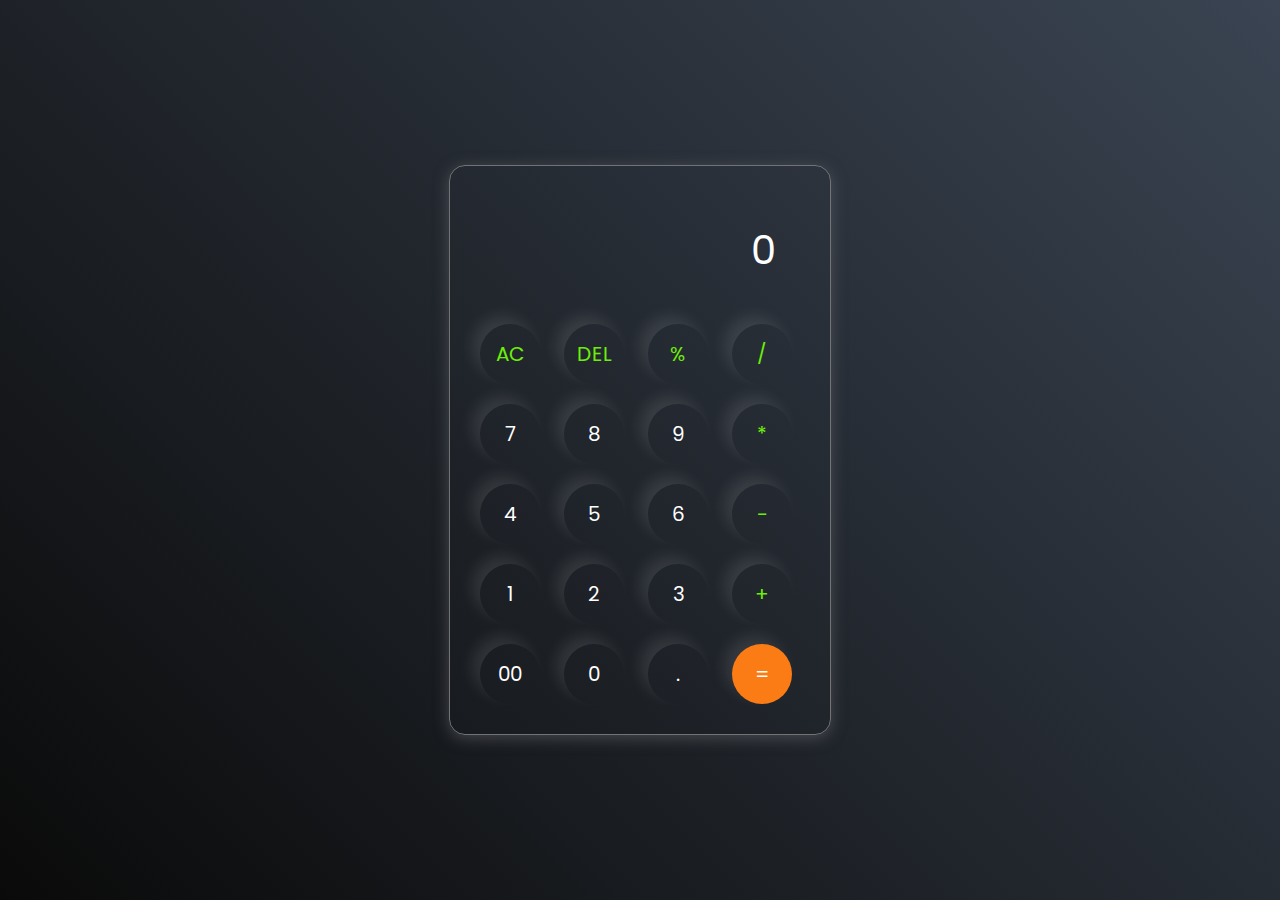
<file: CALCULATOR/index.html>
<!DOCTYPE html>
<html lang="en">
  <head>
    <meta charset="UTF-8" />
    <meta http-equiv="X-UA-Compatible" content="IE=edge" />
    <meta name="viewport" content="width=device-width, initial-scale=1.0" />
    <link rel="stylesheet" href="style.css" />
    <title>Calculator - By CHETAN DETHE</title>
  </head>
  <body>
    <div class="container">
      <div class="calculator">
        <input type="text" id="inputBox" placeholder="0" />
        <div>
          <button class="button operator">AC</button>
          <button class="button operator">DEL</button>
          <button class="button operator">%</button>
          <button class="button operator">/</button>
        </div>
        <div>
          <button class="button">7</button>
          <button class="button">8</button>
          <button class="button">9</button>
          <button class="button operator">*</button>
        </div>
        <div>
          <button class="button">4</button>
          <button class="button">5</button>
          <button class="button">6</button>
          <button class="button operator">-</button>
        </div>
        <div>
          <button class="button">1</button>
          <button class="button">2</button>
          <button class="button">3</button>
          <button class="button operator">+</button>
        </div>

        <div>
          <button class="button">00</button>
          <button class="button">0</button>
          <button class="button">.</button>
          <button class="button equalBtn">=</button>
        </div>
      </div>
    </div>

    <script src="script.js"></script>
  </body>
</html>
</file>
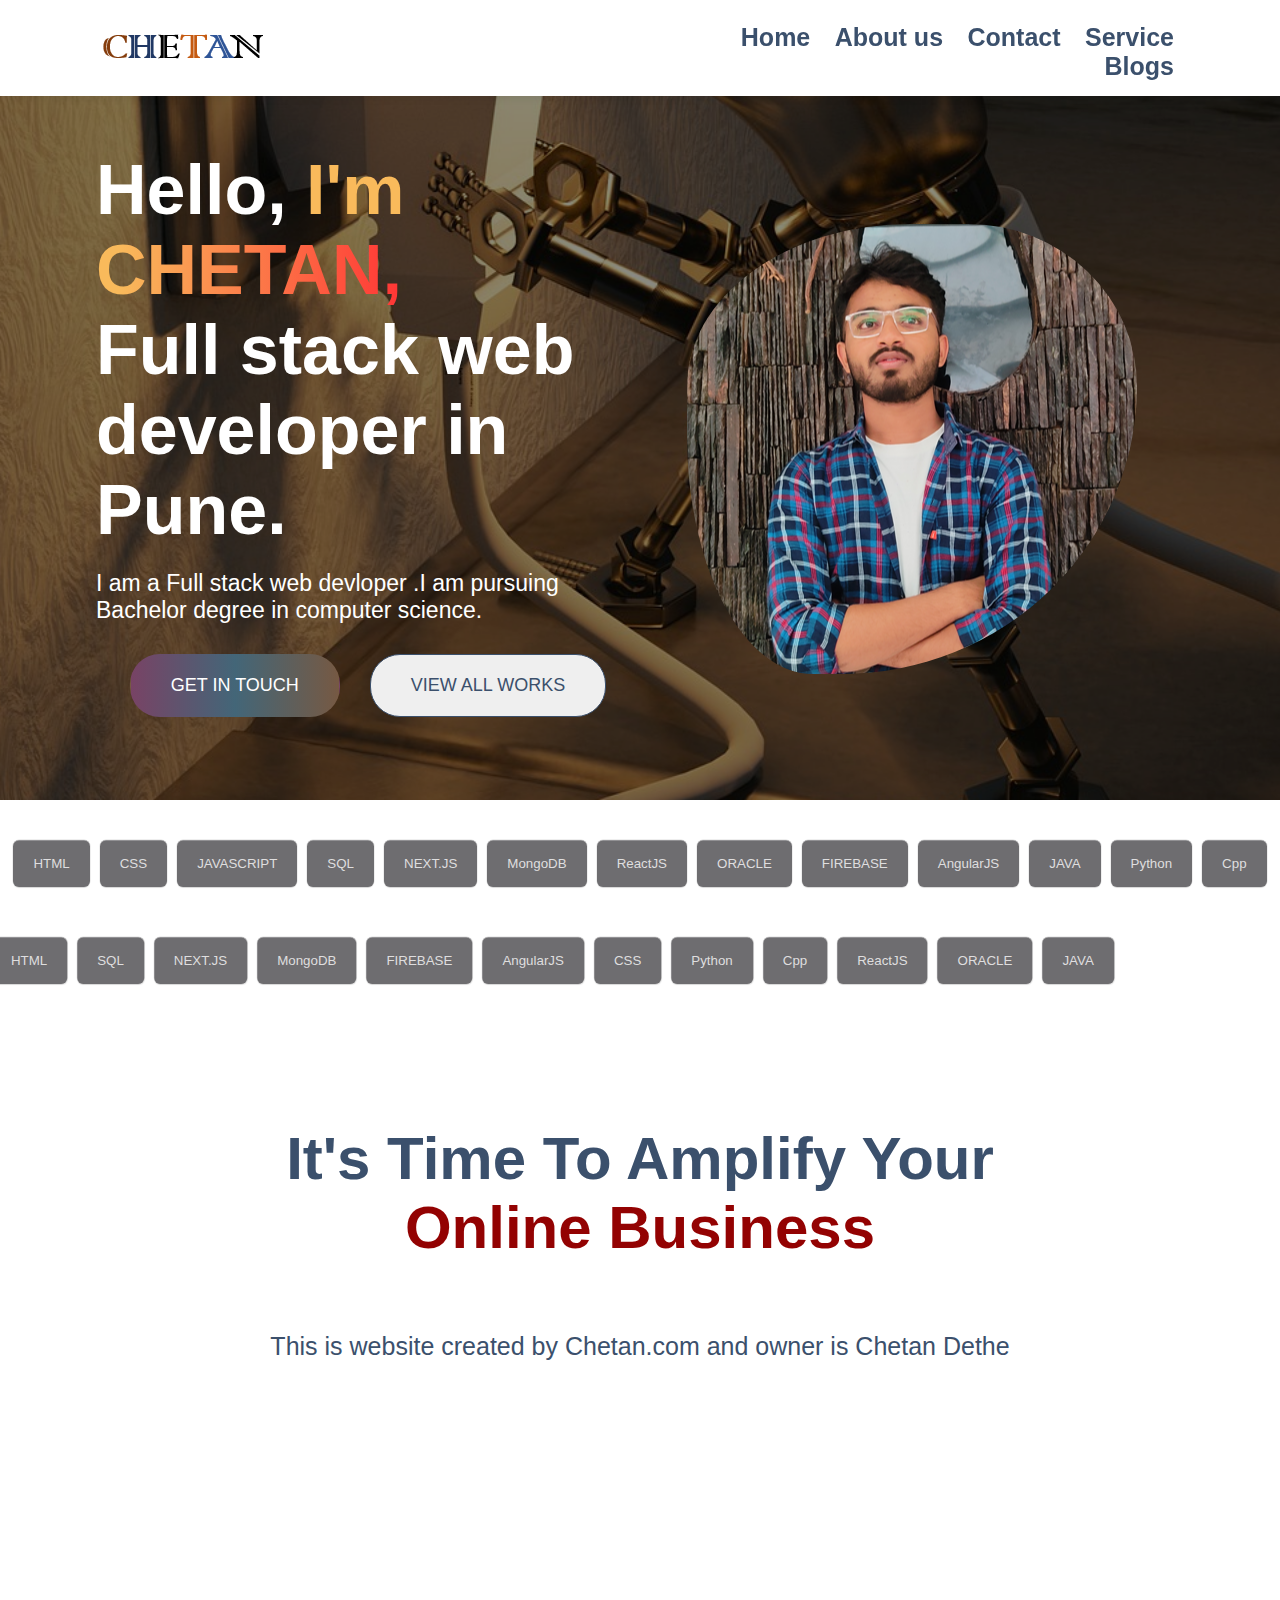
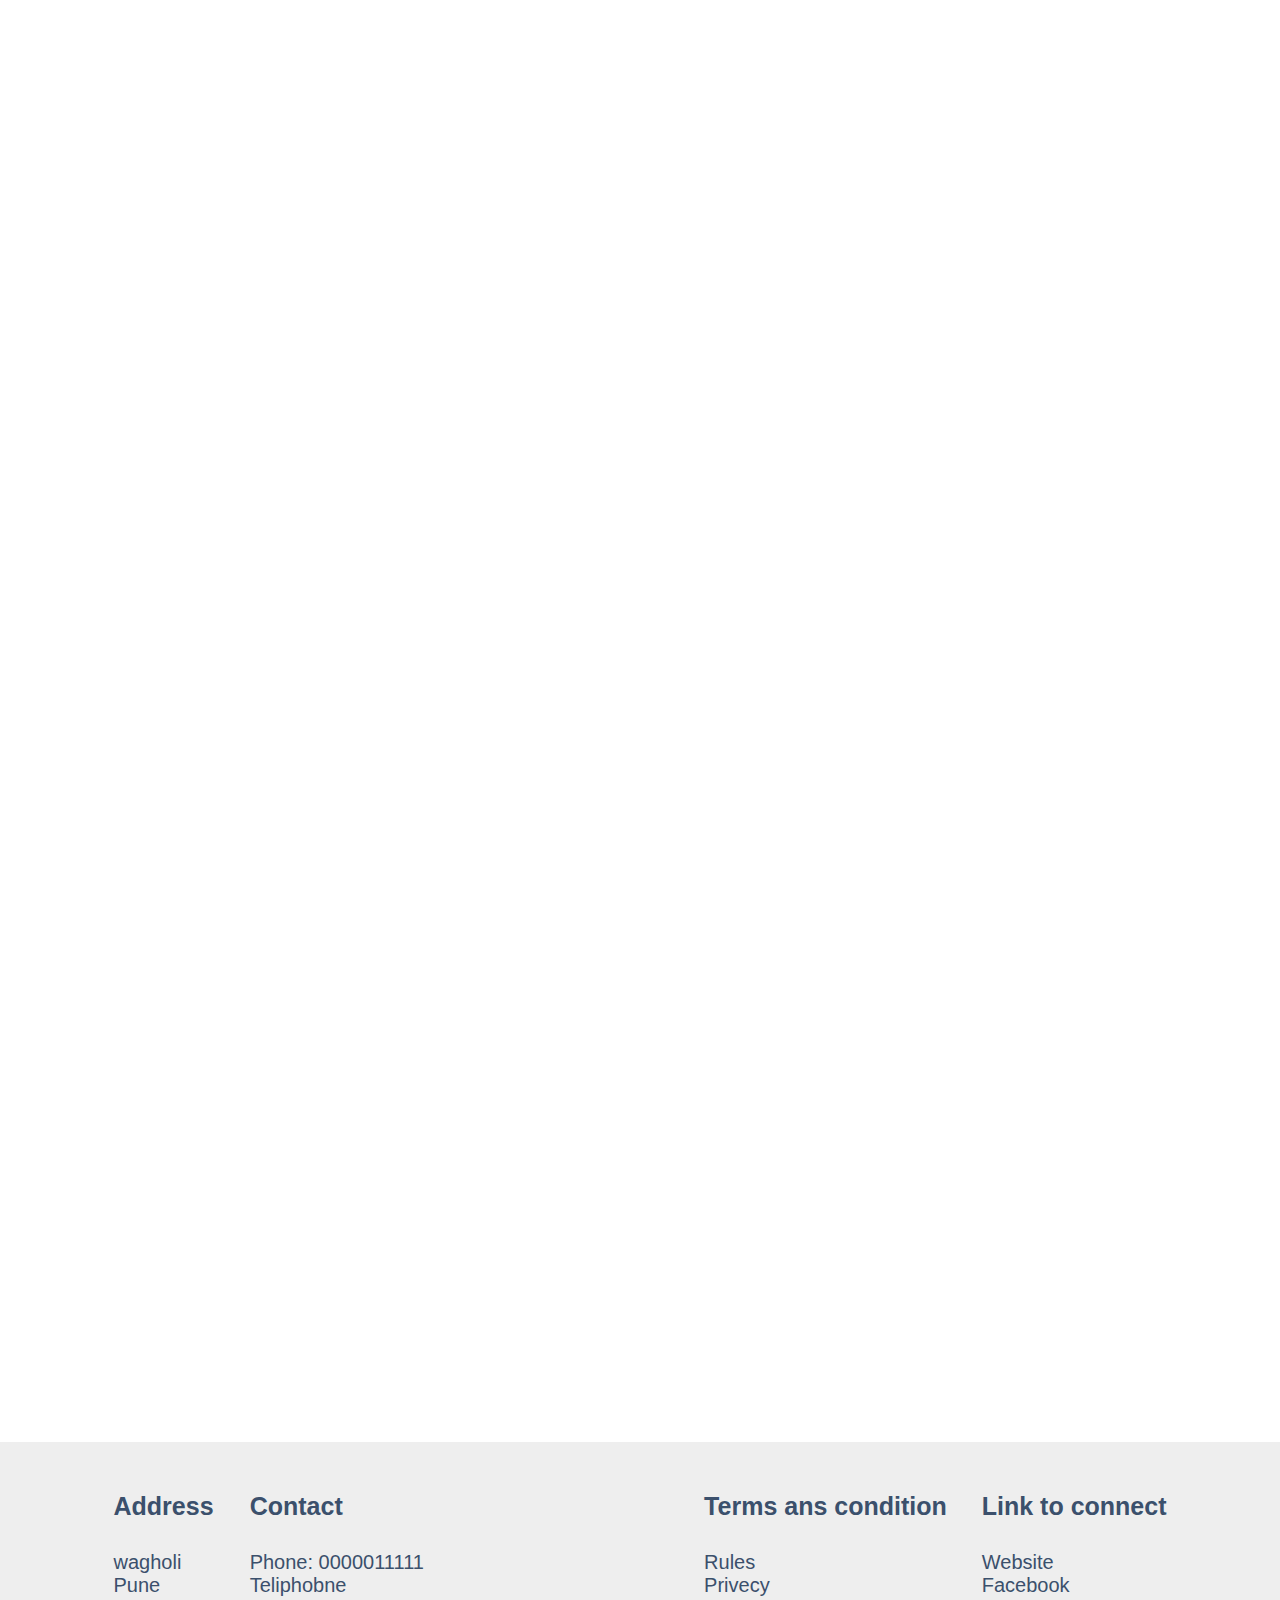
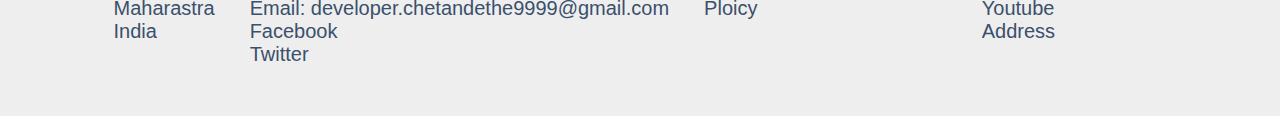
<file: LANDINGPAGE/index.html>
<!DOCTYPE html>
<html lang="en">
  <head>
    <meta charset="UTF-8" />
    <meta name="viewport" content="width=device-width, initial-scale=1.0" />
    <title>Chetan-project</title>
    <link rel="stylesheet" href="style.css" />
    <link rel="stylesheet" href="responsive.css" />
    <script src="https://flackr.github.io/scroll-timeline/dist/scroll-timeline.js"></script>
  </head>

  <body>
    <button onclick="topFunction()" id="myBtn" title="Go to top">Top</button>
    <!-- This is header section -->
    <section>
      <header>
        <div class="container">
          <div class="logo">
            <img src="logo.png" alt="" />
          </div>
          <nav>
            <ul>
              <li class="list"><a href="#home">Home</a></li>
              <li class="list"><a href="#about-us">About us</a></li>
              <li class="list"><a href="#contact">Contact</a></li>
              <li class="list"><a href="#service">Service</a></li>
              <li class="list"><a href="#blogs">Blogs</a></li>
            </ul>
          </nav>
        </div>
      </header>
    </section>
    <!-- portfolio section -->
    <section class="portfolio" id="home">
      <div class="container portfolio-col-2">
        <div class="hero-col-2">
          <h1>
            Hello, <span>I'm CHETAN,</span> <br />
            Full stack web developer in Pune.
          </h1>
          <p>
            I am a Full stack web devloper .I am  pursuing Bachelor degree in computer science.
          </p>
          <div class="btns">
            <button>GET IN TOUCH</button>
            <button>VIEW ALL WORKS</button>
          </div>
        </div>
        <div class="hero-col-2 slider-thumb">
          <!-- <img
            src="pic2.png"
            alt=""
          /> -->
        </div>
      </div>
      <div class="bg-portfolio">
          <img src="bg-banner.jpg" alt="">
      </div>
    </section>
    

    <section class="featured scroller">
        <div class="scroller-innter container">
            <button>HTML</button>
            <button>CSS</button>
            <button>JAVASCRIPT</button>
            <button>SQL</button>
            <button>NEXT.JS</button>
            <button>MongoDB</button>
            <button>ReactJS</button>
            <button>ORACLE</button>
            <button>FIREBASE</button>
            <button>AngularJS</button>
            <button>JAVA</button>
            <button>Python</button>
            <button>Cpp</button>
            
        </div>
        <div class="scroller-innter-2">
         
          <button>JAVASCRIPT</button>
          <button>HTML</button>
          <button>SQL</button>
          <button>NEXT.JS</button>
          <button>MongoDB</button> 
          <button>FIREBASE</button>
          <button>AngularJS</button>
          <button>CSS</button>
          <button>Python</button>
          <button>Cpp</button>
          <button>ReactJS</button>
          <button>ORACLE</button>
          <button>JAVA</button>
          
        </div>
    </section>

    <!-- This is hero section -->
    <section class="hero" id="about-us">
      <div class="container">
        <div class="content">
          <h1>
            It's Time To Amplify Your
            <br />
            <span class="highlight">Online Business</span>
          </h1>
          <p>This is website created by Chetan.com and owner is Chetan Dethe</p>
        </div>
        <div class="banner">
          <img class="image-animation" src="banner.svg" alt="" />
        </div>
      </div>
    </section>

    <!-- Completed project section -->
    <section class="complete-project" id="service">
      <div class="container all-c-project">
        <div class="col-2 fadeRight">
          <h1>3K</h1>
          <p>
            Dolor sit, amet consectetur adipisicing elit. Ea eaque obcaecati
            <br />
            consequuntur modi, blanditiis doloremque?
          </p>
        </div>
        <div class="col-2 fadeLeft ">
          <h1>
            Successfully <br />
            completed project <br />
            and idea
          </h1>
        </div>
      </div>
    </section>
    <!-- Posts section -->
    <section class="posts-section" id="blogs">
      <div class="container all-posts">
        <div class="col-3 fadeRight">
          <img src="post-1.svg" alt="" />
          <h3>Unless your creativity</h3>
          <p>
            Lorem ipsum dolor sit amet consectetur adipisicing elit. Itaque,
            perspiciatis. Perspiciatis eveniet ipsam ullam error dolor soluta,
            voluptatibus blanditiis pariatur consectetur, iure aut porro
            quibusdam! Dolorem distinctio impedit fuga
          </p>
        </div>
        <div class="col-3 image-animation">
          <img src="post-2.svg" alt="" />
          <h3>Get More Result</h3>
          <p>
            Lorem ipsum dolor sit amet consectetur adipisicing elit. Itaque,
            perspiciatis. Perspiciatis eveniet ipsam ullam error dolor soluta,
            voluptatibus blanditiis pariatur consectetur, iure aut porro
            quibusdam! Dolorem distinctio impedit fuga
          </p>
        </div>
        <div class="col-3 fadeLeft">
          <img src="post-3.svg" alt="" />
          <h3>Increase you Audience</h3>
          <p>
            Lorem ipsum dolor sit amet consectetur adipisicing elit. Itaque,
            perspiciatis. Perspiciatis eveniet ipsam ullam error dolor soluta,
            voluptatibus blanditiis pariatur consectetur, iure aut porro
            quibusdam! Dolorem distinctio impedit fuga
          </p>
        </div>
      </div>
    </section>
    <!-- Footer section -->

    <section>
      <footer>
        <div class="container all-footer-item">
          <div class="col-4">
            <h2>Address</h2>
            <ul>
              <li>wagholi</li>
              <li>Pune</li>
              <li>Maharastra</li>
              <li>India</li>
            </ul>
          </div>
          <div class="col-4" id="contact">
            <h2>Contact</h2>
            <ul>
              <li>Phone: 0000011111</li>
              <li>Teliphobne</li>
              <li>Email: developer.chetandethe9999@gmail.com</li>
              <li>
                <a href="https://www.facebook.com">Facebook</a>
              </li>
              <li>Twitter</li>
            </ul>
          </div>
          <div class="col-4">
            <h2>Terms ans condition</h2>
            <ul>
              <li>Rules</li>
              <li>Privecy</li>
              <li>Ploicy</li>
            </ul>
          </div>
          <div class="col-4">
            <h2>Link to connect</h2>
            <ul>
              <li>Website</li>
              <li>Facebook</li>
              <li>Youtube</li>
              <li>Address</li>
            </ul>
          </div>
        </div>
      </footer>
    </section>

    <div class="scroll-watcher">
        <div></div>
    </div>

    <script src="navBarActive.js"></script>
    <script src="script.js"></script>
  </body>
</html>
</file>
<file: CALCULATOR/style.css>
@import url('https://fonts.googleapis.com/css2?family=Poppins:wght@500&display=swap');

*{
    margin: 0;
    padding: 0;
    box-sizing: border-box;
    font-family: 'Poppins', sans-serif;
}

body{
    width: 100%;
    height: 100vh;
    display: flex;
    justify-content: center;
    align-items: center;
    background: linear-gradient(45deg, #0a0a0a, #3a4452);
}

.calculator{
    border: 1px solid #717377;
    padding: 20px;
    border-radius: 16px;
    background: transparent;
    box-shadow: 0px 3px 15px rgba(113, 115, 119, 0.5);

}

input{
    width: 320px;
    border: none;
    padding: 24px;
    margin: 10px;
    background: transparent;
    box-shadow: 0px 3px 15px rgbs(84, 84, 84, 0.1);
    font-size: 40px;
    text-align: right;
    cursor: pointer;
    color: #ffffff;
}

input::placeholder{
    color: #ffffff;
}

button{
    border: none;
    width: 60px;
    height: 60px;
    margin: 10px;
    border-radius: 50%;
    background: transparent;
    color: #ffffff;
    font-size: 20px;
    box-shadow: -8px -8px 15px rgba(255, 255, 255, 0.1);
    cursor: pointer;
}

.equalBtn{
    background-color: #fb7c14;
}

.operator{
    color: #6dee0a;
}
</file>
<file: LANDINGPAGE/style.css>
* {
  margin: 0;
  padding: 0;
  box-sizing: border-box;
  font-family: "Segoe UI", Tahoma, Geneva, Verdana, sans-serif;
}
a {
  text-decoration: none;
  color: #3b506c;
}
html {
  scroll-behavior: smooth;
  width: 100vw;
  overflow-x: hidden;
}
section {
  display: block;
  width: 100wh;
}
.container {
  width: 85%;
  margin: auto;
  display: block;
}
header {
  width: 100vw;
  box-shadow: rgba(33, 35, 38, 0.1) 0px 10px 10px -10px;
  overflow-x: hidden;
  padding: 15px 0;
  display: block;
  position: fixed;
  top: 8px;
  background-color: #fff;
  z-index: 9999999;
}
.logo,
nav {
  width: 50%;
  float: left;
}
header nav ul {
  text-align: right;
}
header nav ul li {
  list-style: none;
  display: inline;
  text-align: right;
}
header nav ul li a {
  text-decoration: none;
  padding: 0px 10px;
  color: #3b506c;
  font-weight: 600;
  font-size: 25px;
  transition: 0.3s all;
}
header nav ul li a:hover {
  color: #930202;
}

/* Hero section style */
.hero {
  margin-top: 100px;
}
.hero .content {
  text-align: center;
}
.hero h1,
.hero p {
  color: #3b506c;
}
.hero h1 {
  font-weight: 600;
  font-size: 60px;
}
.hero .highlight {
  color: #930202;
}
.hero p {
  margin: 70px 0px;
  font-size: 25px;
  font-family: 600;
}
.hero .banner img {
  margin-top: 70px;
  width: 50%;
  margin: auto;
  display: block;
}

/* Banner image animation */
.slider-thumb {
  width: 100%;
  height: 100%;
  position: relative;
  z-index: 9999;
  overflow: hidden;
}
.slider-thumb::before {
  z-index: -99;
  content: "";
  margin: auto;
  width: 450px;
  height: 450px;
  background: #930202;
  border-radius: 62% 47% 82% 35% / 45% 45% 80% 66%;
  will-change: border-radius, transform, opacity;
  animation: sliderShape 5s linear infinite;
  display: block;
  z-index: -1;
  background-image: url(pic2.png);
  background-repeat: no-repeat;
  background-position: center;
  -webkit-animation: sliderShape 5s linear infinite;
}
@keyframes sliderShape {
  0%,
  100% {
    border-radius: 42% 58% 70% 30% / 45% 45% 55% 55%;
    transform: translate3d(0, 0, 0) rotateZ(0.01deg);
  }
  34% {
    border-radius: 70% 30% 46% 54% / 30% 29% 71% 70%;
    transform: translate3d(0, 5px, 0) rotateZ(0.01deg);
  }
  50% {
    transform: translate3d(0, 0, 0) rotateZ(0.01deg);
  }
  67% {
    border-radius: 100% 60% 60% 100% / 100% 100% 60% 60%;
    transform: translate3d(0, -3px, 0) rotateZ(0.01deg);
  }
}
/* Complete ptoject style */
.all-c-project {
  display: flex;
  gap: 50px;
}
.complete-project .col-2 {
  margin-top: 70px;
}
.complete-project .col-2:first-child {
  text-align: right;
}
.complete-project .col-2:first-child h1 {
  font-size: 50px;
  color: red;
  margin-bottom: 50px;
}
.complete-project .col-2:first-child p {
  color: #3b506c;
  font-size: 25px;
  font-weight: 600;
}
.complete-project .col-2:last-child {
  text-align: left;
  color: #3b506c;
  font-size: 35px;
}

/* Posts style */
.all-posts {
  display: flex;
  gap: 30px;
}
.posts-section {
  display: block;
}
.posts-section .col-3 {
  overflow: hidden;
  background-color: #e1f0e1;
  text-align: left;
  padding-bottom: 50px;
  border-radius: 20px;
  transition: 0.3s all ease;
  margin-top: 70px;
  margin-bottom: 70px;
  box-shadow: rgba(0, 0, 0, 0.35) 0px 5px 15px;
}
.posts-section .col-3 img {
  height: 250px;
  width: 90%;
  margin: auto;
  text-align: center;
  display: block;
  transition: 0.3s all ease;
  z-index: -1;
  margin: 50px auto;
}
.posts-section .col-3:hover > img {
  filter: grayscale(100%);
}
.posts-section .col-3 p {
  width: 90%;
  margin: auto;
  display: block;
  margin-top: 25px;
  color: #3b506c;
  font-size: 18px;
}
.posts-section .col-3 h3 {
  width: 90%;
  margin: auto;
  display: block;
  color: #3b506c;
  font-weight: bold;
  font-size: 25px;
}
.posts-section .col-3:first-child {
  background-color: rgba(255, 0, 0, 0.103);
  margin-left: 0px;
}
.posts-section .col-3:last-child {
  background-color: #ffffda;
}
.posts-section .col-3:hover {
  background-color: #ffffda;
}
.posts-section .col-3:last-child:hover {
  background-color: rgba(255, 0, 0, 0.103);
}

/* Footer style */
.all-footer-item {
  display: flex;
  justify-content: space-around;
}
footer {
  background-color: #eeeeee;
  overflow: hidden;
  width: 100%;
  display: block;
}
footer .col-4 {
  padding: 50px 0;
  color: #3b506c;
}
footer .col-4 h2 {
  font-size: 25px;
}
footer .col-4 ul {
  list-style: none;
  margin-top: 30px;
}
footer .col-4 ul li {
  font-size: 20px;
  cursor: pointer;
}

/* Bottom to top */
#myBtn {
  display: none;
  position: fixed;
  bottom: 20px;
  right: 30px;
  z-index: 99;
  font-size: 18px;
  border: none;
  outline: none;
  background-color: #930202;
  color: white;
  cursor: pointer;
  padding: 15px;
  border-radius: 100%;
  line-height: 30px;
}

#myBtn:hover {
  background-color: #3b506c;
}

.active a {
  color: #930202;
}

.portfolio {
  background-color: #00000075;
  position: relative;
  overflow: hidden;
  height: 800px;
}
.bg-portfolio {
  position: absolute;
  top: 0;
  z-index: -99;
  overflow: hidden;
  height: 90%;
  width: 100%;
  scale: 2;
}
.bg-portfolio img {
  width: 100%;
  height: 100%;
  object-fit: cover;
}
.portfolio-col-2 {
  display: flex;
  align-items: center;
  justify-content: space-between;
  padding-top: 150px;
}

/* featured  */
/* CSS */

.featured div {
  width: 80%;
  display: flex;
  margin: 30px auto;
  gap: 10px;
  padding: 10px;
}
.featured div button {
  display: flex;
  flex-direction: column;
  align-items: center;
  padding: 16px 20px;
  font-family: -apple-system, BlinkMacSystemFont, "Roboto", sans-serif;
  border-radius: 6px;
  border: none;

  background: #6e6d70;
  box-shadow: 0px 0.5px 1px rgba(0, 0, 0, 0.1),
    inset 0px 0.5px 0.5px rgba(255, 255, 255, 0.5),
    0px 0px 0px 0.5px rgba(0, 0, 0, 0.12);
  color: #dfdedf;
  user-select: none;
  -webkit-user-select: none;
  touch-action: manipulation;
}

.featured div button:focus {
  box-shadow: inset 0px 0.8px 0px -0.25px rgba(255, 255, 255, 0.2),
    0px 0.5px 1px rgba(0, 0, 0, 0.1), 0px 0px 0px 3.5px rgba(58, 108, 217, 0.5);
  outline: 0;
}

/* Hero section style */
.all-hero {
  display: flex;
}
.hero-col-2 {
  width: 100%;
}
.hero-col-2 h1 {
  font-size: 70px;
  margin-bottom: 20px;
  color: #fff;
}
.hero-col-2 span {
  background: linear-gradient(to left, #ff3535 , #f9ba5b   70%);
  -webkit-background-clip: text;
  -webkit-text-fill-color: transparent;
}
.hero-col-2 img {
  width: 85%;
}
.hero-col-2 p {
  color: #fff;
  font-size: 23px;
}

/* protfolio btn style */

.btns {
  display: flex;
  align-items: center;
  justify-content: center;
  gap: 30px;
  margin: 30px 0px;
}
.btns button {
  padding: 20px 40px;
  border: 1px solid #3b506c;
  border-radius: 30px;
  font-size: 18px;
  color: #3b506c;
  transition: 0.3s all;
  overflow: hidden;
}
.btns button:first-child {
  background: linear-gradient(to left, #765943   , #436678  , #784365  );
  color: #fff;
  border: 1px solid transparent;
}
.btns button:last-child:hover {
  background: linear-gradient(to left, #617846  , #785943  , #436678  );
  color: #fff;
  border: 1px solid transparent;
}
.btns button:first-child:hover {
  background: #edeef0;
  color: #3b506c;
  border: 1px solid #3b506c;
}

/* @supports (animation-timeline: view()) {}
@media (prefers-reduced-motion: no-preference) {} */

/* Animation */

/* scroll wather animation */
.scroll-watcher {
  height: 8px;
  position: fixed;
  top: 0;
  z-index: 9999999999;
  background: #fff;
  width: 100%;
}
.scroll-watcher > div {
  background-color: #765943  ;
  width: 100vw;
  height: 100%;
  scale: 0 1;
  transform-origin: left; /*  Creted new animation when this line disable */
  animation: scroll-watcher linear;
  animation-timeline: scroll(root);
}

@keyframes scroll-watcher {
  to {
    scale: 1 1; /*  first item x second item y */
  }
}
/* End scroll wather animation */

.scroller {
  overflow: hidden;
}
.scroller .scroller-innter {
  width: max-content;
  flex-wrap: nowrap;
  overflow: hidden;
  animation: scrolling linear;
  animation-timeline: scroll(root);
}

.scroller .scroller-innter-2 {
  /* animation-direction: reverse; */
  transform: translateX(-12%);
  width: max-content;
  flex-wrap: nowrap;
  overflow: hidden;
  animation: scrolling-2 linear;
  animation-timeline: scroll(root);
}

@keyframes scrolling {
  to {
    transform: translate(calc(-50% - 0.5rem));
  }
}
@keyframes scrolling-2 {
  to {
    transform: translate(calc(50% - 0.5rem));
  }
}

.image-animation {
  scale: 0.8;
  opacity: 0;
  animation: fade-in linear forwards;
  animation-timeline: view();
  animation-range: 20% 50%;
}
@keyframes fade-in {
  to {
    scale: 1;
    opacity: 1;
  }
}

.portfolio {
  animation: fade-out linear;
  animation-timeline: view();
  animation-range: exit 10%;
}

@keyframes fade-out {
  to {
    opacity: 0;
  }
}

/* Fade Left  */
.fadeLeft{
  transform: translateX(100%);
  opacity: 0;
  animation: fadeLeft linear forwards;
  animation-timeline: view();
  animation-range: 10% 50%;
}
@keyframes fadeLeft {
  to{
    opacity: 1;
    transform: translateX(0%);
  }
}

/* Fade Right  */
.fadeRight{
  transform: translateX(-100%);
  opacity: 0;
  animation: fadeRight linear forwards;
  animation-timeline: view();
  animation-range: 10% 50%;
}
@keyframes fadeRight {
  to{
    opacity: 1;
    transform: translateX(0%);
  }
}
</file>
<file: LANDINGPAGE/responsive.css>
@media screen and (max-width: 376px) {


    .container {
        width: 95%;
    }

    .logo {
        width: 100%;
        text-align: center;
        margin-top: 10px;
    }

    header nav {
        width: 100%;
        text-align: center;
        margin-top: 10px;
    }

    header nav ul {
        text-align: center;
    }

    .portfolio-col-2 {
        display: flex;
        flex-wrap: wrap;
        flex-direction: column-reverse;
        text-align: center;
    }

    .portfolio {
        margin-top: 20px;
    }

    .portfolio h1 {
        font-size: 20px;
    }

    .btns button {
        padding: 8px !important;
        font-size: 10px !important;
    }

    .hero h1 {
        font-weight: 600;
        font-size: 30px;
    }

    .hero p {
        margin: 30px 0px;
        font-size: 20px;
    }

    .hero .banner img {
        margin-top: 30px;
        width: 80%;
        margin: auto;
        display: block;
    }

    .all-c-project {
        display: block;
    }

    .complete-project .col-2 {
        display: block;
        width: 100%;
        text-align: center !important;
    }

    .complete-project .col-2 h1 {
        font-size: 35px;
        margin-top: -50px;
    }

    .complete-project .col-2:first-child h1 {
        font-size: 50px;
        margin-bottom: 10px;
    }

    .posts-section .col-3 {
        margin-top: 0px;
        margin-bottom: 0px;
    }

    .posts-section {
        margin-top: 60px;
    }

    .all-posts {
        flex-wrap: wrap;
    }

    .posts-section .col-3 img {
        margin: 0px auto;
    }

    .all-footer-item {
        flex-direction: column;
        margin-left: 20px;
    }

    header nav ul li a {
        font-size: 13px;
    }

    footer .col-4 {
        padding-top: 35px;
    }

    footer .col-4 {
        padding-top: 30px;
        padding-bottom: 0;
    }
}


/* Extra small devices (phones, 600px and down) */
@media only screen and (max-width: 600px) {

    /* header section */
    header nav ul li a {
        font-size: 20px;
    }

    .logo {
        width: 100%;
        text-align: center;
        margin-top: 10px;
    }

    header nav {
        width: 100%;
        text-align: center;
        margin-top: 10px;
    }

    header nav ul {
        text-align: center;
    }

    /* protfolio section */
       .btns button {
        padding: 10px !important;
        font-size: 15px !important;
    }
    .portfolio-col-2 {
        display: flex;
        flex-wrap: wrap;
        flex-direction: column-reverse;
        text-align: center;
    }

    .portfolio {
        margin-top: 20px;
        height: max-content;
    }

    .portfolio h1 {
        font-size: 35px;
    }

    .btns button {
        padding: 15px 10px;
        font-size: 14px;
    }

    /* Hero section */
    .hero {
        margin-top: 50px;
    }

    .hero h1 {
        font-weight: 600;
        font-size: 30px;
    }

    .hero p {
        margin: 30px 0px;
        font-size: 20px;
    }

    .hero .banner img {
        margin-top: 30px;
        width: 80%;
        margin: auto;
        display: block;
    }

    /* Completed project section */
    .all-c-project {
        display: block;
    }

    .complete-project .col-2 {
        display: block;
        width: 100%;
        text-align: center !important;
    }

    .complete-project .col-2 h1 {
        font-size: 35px;
        margin-top: -10px;
    }

    .complete-project .col-2:first-child h1 {
        font-size: 50px;
        margin-bottom: 10px;
    }

    /* Posts section */

    .posts-section .col-3 {
        margin-top: 0px;
        margin-bottom: 0px;
    }

    .posts-section {
        margin-top: 60px;
    }

    .all-posts {
        flex-wrap: wrap;
    }

    .posts-section .col-3 img {
        margin: 60px auto;
    }

    /* Footer section */

    .all-footer-item {
        display: grid;
        grid-template-columns: repeat(1, 1fr);
        grid-gap: 10px;
    }

    footer .col-4 {
        padding-top: 30px;
        padding-bottom: 0;
    }
    footer{
        margin-top: 40px;
    }
    .slider-thumb::before{
        width: 350px;
        height: 350px;
    }
}

/* Small devices (portrait tablets and large phones, 600px and up) */
@media only screen and (min-width: 600px) and (max-width: 992px) {

    /* header section */
    header nav ul li a {
        font-size: 18px;
    }

    .logo {
        width: 30%;
        text-align: center;
        margin-top: 10px;
    }

    header nav {
        width: 70%;
        text-align: center;
        margin-top: 10px;
    }

    header nav ul {
        text-align: center;
    }

    /* protfolio section */
    .portfolio-col-2 {
        display: flex;
        flex-wrap: wrap;
        flex-direction: column-reverse;
        text-align: center;
    }

    .portfolio {
        margin-top: 0px;
        height: max-content;
    }

    .portfolio h1 {
        font-size: 35px;
    }

    .btns button {
        padding: 15px 10px;
        font-size: 14px;
    }

    /* Hero section */
    .hero-col-2 img {
        width: 75% !important;
    }

    .hero {
        margin-top: 50px;
    }

    .hero h1 {
        font-weight: 600;
        font-size: 30px;
    }

    .hero p {
        margin: 30px 0px;
        font-size: 20px;
    }

    .hero .banner img {
        margin-top: 30px;
        width: 80%;
        margin: auto;
        display: block;
    }

    /* Completed project section */
    .all-c-project {
        display: block;
    }

    .complete-project .col-2 {
        display: block;
        width: 100%;
        text-align: center !important;
    }

    .complete-project .col-2 h1 {
        font-size: 35px;
        margin-top: -10px;
    }

    .complete-project .col-2:first-child h1 {
        font-size: 50px;
        margin-bottom: 10px;
    }

    /* Posts section */

    .posts-section .col-3 {
        margin-top: 0px;
        margin-bottom: 0px;
    }

    .posts-section {
        margin: 60px 0px;
    }

    .all-posts {
        display: grid;
        grid-template-columns: repeat(2, 1fr);
    }

    .posts-section .col-3 img {
        margin: 60px auto;
    }

    /* Footer section */

    .all-footer-item {
        display: grid;
        grid-template-columns: repeat(2, 1fr);
        grid-gap: 10px;
    }
    footer{
        margin-top: 20px;
    }
    footer .col-4 {
        padding-top: 30px;
        padding-bottom: 0;
    }
}


/* Extra large devices (large laptops and desktops, 1200px and up) */
@media only screen and (max-width: 1200px) {

    /* header section */
    .container {
        width: 90%;
    }

    header nav ul li a {
        font-size: 20px;
    }

    .hero-col-2 h1 {
        font-size: 40px;
        margin-bottom: 25px;
    }

    .hero .banner img {
        margin-top: 40px;
        width: 70%;
        margin: auto;
        display: block;
    }

    .btns button {
        padding: 15px;
        border: 1px solid #3b506c;
        border-radius: 30px;
        font-size: 18px;
        color: #3b506c;
        transition: .3s all;
        overflow: hidden;
    }

    .hero-col-2 img {
        width: 95%;
    }

    .posts-section .col-3 img {
        height: 179px;
        margin: 20px auto;
    }
}
</file>
